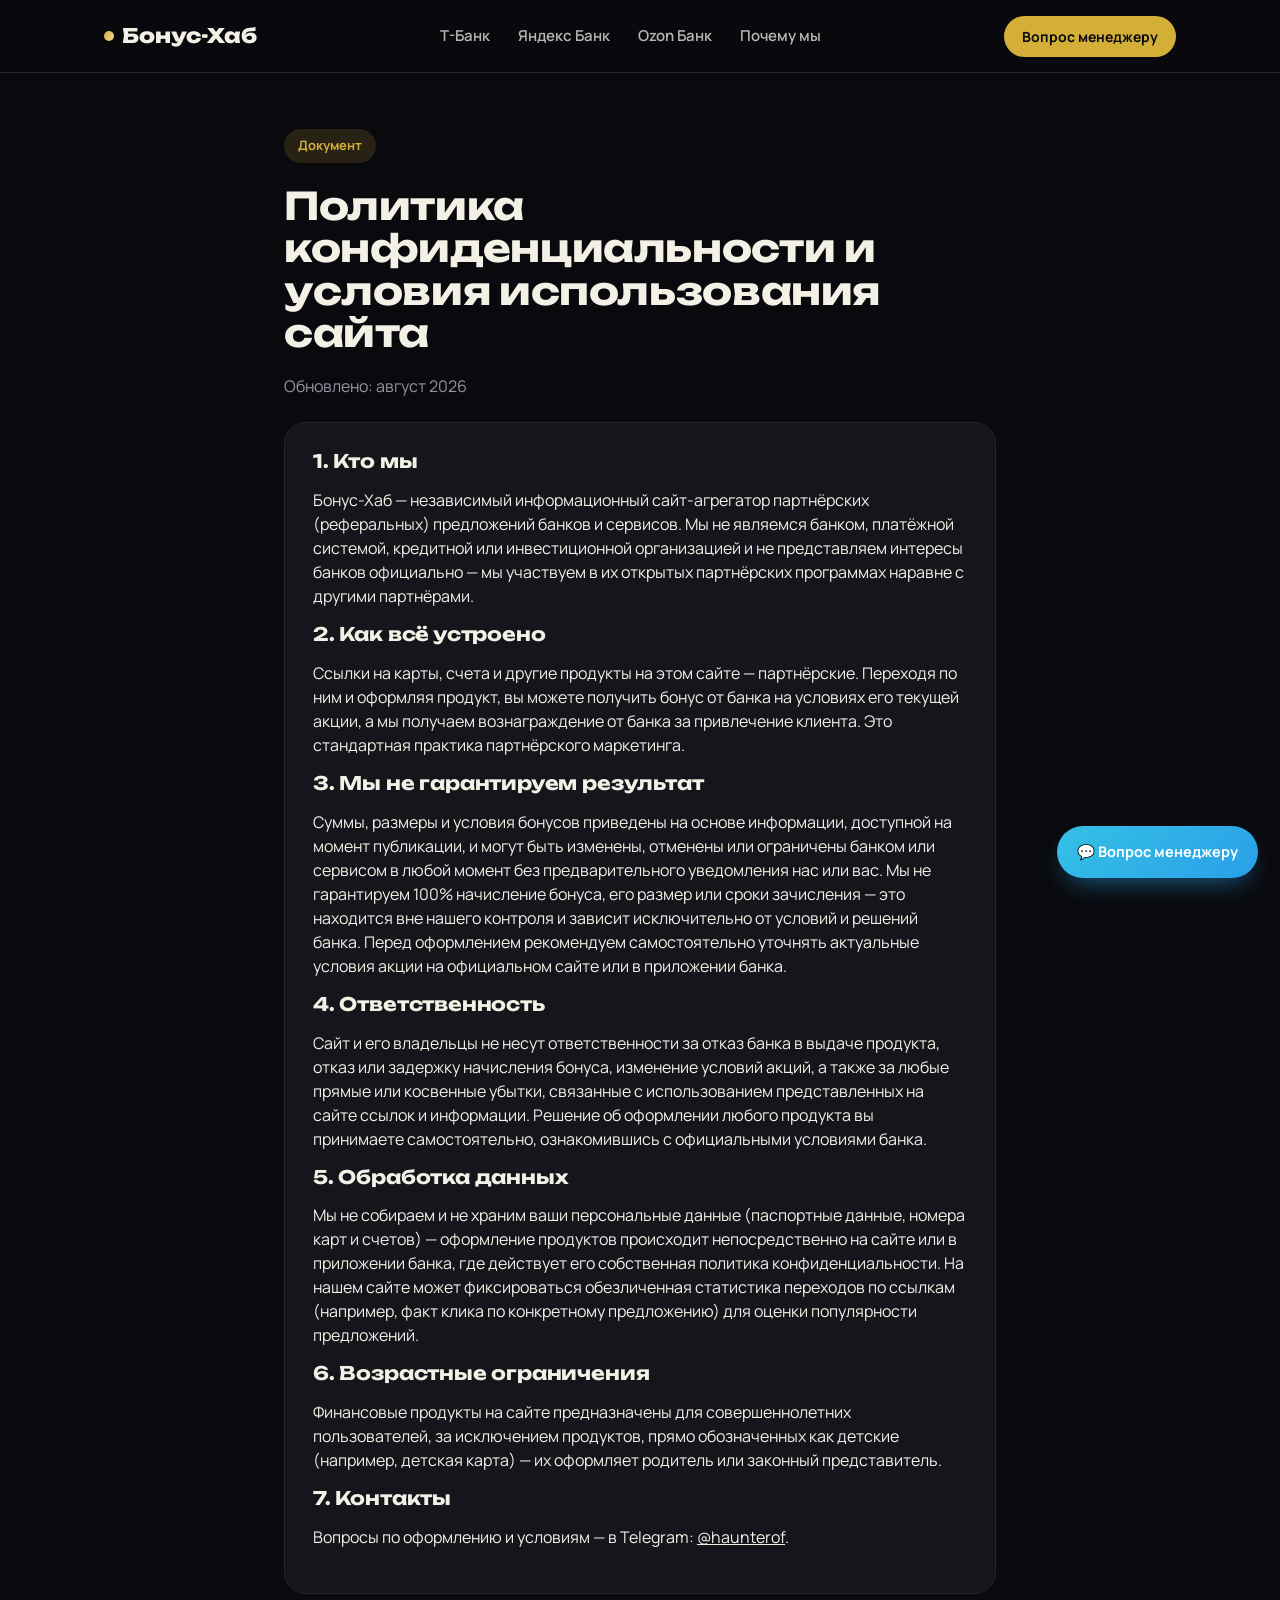
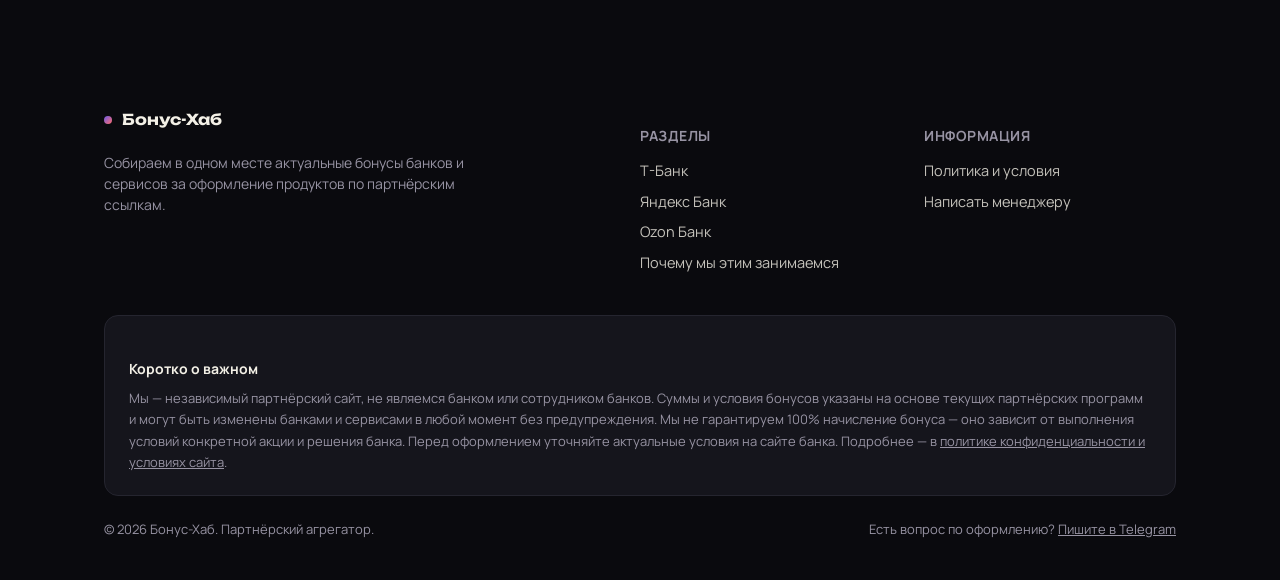
<file: privacy.html>
<!DOCTYPE html>
<html lang="ru">
<head>
<meta charset="UTF-8">
<meta name="viewport" content="width=device-width, initial-scale=1.0">
<title>Политика конфиденциальности | Бонус-Хаб</title>
<meta name="description" content="Условия использования сайта Бонус-Хаб и информация о партнёрских ссылках.">
<link rel="stylesheet" href="style.css">

</head>
<body>
<header class="site-header">
  <div class="container">
    <a href="index.html" class="logo"><span class="dot"></span>Бонус-Хаб</a>
    <nav class="main-nav">
      <a href="index.html#tbank">Т-Банк</a>
      <a href="index.html#yandex">Яндекс Банк</a>
      <a href="index.html#ozon">Ozon Банк</a>
      <a href="index.html#why">Почему мы</a>
    </nav>
    <a class="nav-cta" href="https://t.me/haunterof" target="_blank" rel="noopener">Вопрос менеджеру</a>
  </div>
</header>


<section class="section">
  <div class="container" style="max-width:760px;">
    <span class="eyebrow">Документ</span>
    <h1 style="font-size:clamp(28px,4vw,38px);">Политика конфиденциальности и условия использования сайта</h1>
    <p class="muted">Обновлено: август 2026</p>

    <div class="panel" style="margin-top:24px;">
      <h3>1. Кто мы</h3>
      <p>Бонус-Хаб — независимый информационный сайт-агрегатор партнёрских (реферальных) предложений банков
      и сервисов. Мы не являемся банком, платёжной системой, кредитной или инвестиционной организацией и не
      представляем интересы банков официально — мы участвуем в их открытых партнёрских программах наравне
      с другими партнёрами.</p>

      <h3>2. Как всё устроено</h3>
      <p>Ссылки на карты, счета и другие продукты на этом сайте — партнёрские. Переходя по ним и оформляя
      продукт, вы можете получить бонус от банка на условиях его текущей акции, а мы получаем вознаграждение
      от банка за привлечение клиента. Это стандартная практика партнёрского маркетинга.</p>

      <h3>3. Мы не гарантируем результат</h3>
      <p>Суммы, размеры и условия бонусов приведены на основе информации, доступной на момент публикации, и
      могут быть изменены, отменены или ограничены банком или сервисом в любой момент без предварительного
      уведомления нас или вас. Мы не гарантируем 100% начисление бонуса, его размер или сроки зачисления —
      это находится вне нашего контроля и зависит исключительно от условий и решений банка. Перед оформлением
      рекомендуем самостоятельно уточнять актуальные условия акции на официальном сайте или в приложении банка.</p>

      <h3>4. Ответственность</h3>
      <p>Сайт и его владельцы не несут ответственности за отказ банка в выдаче продукта, отказ или задержку
      начисления бонуса, изменение условий акций, а также за любые прямые или косвенные убытки, связанные
      с использованием представленных на сайте ссылок и информации. Решение об оформлении любого продукта
      вы принимаете самостоятельно, ознакомившись с официальными условиями банка.</p>

      <h3>5. Обработка данных</h3>
      <p>Мы не собираем и не храним ваши персональные данные (паспортные данные, номера карт и счетов) —
      оформление продуктов происходит непосредственно на сайте или в приложении банка, где действует его
      собственная политика конфиденциальности. На нашем сайте может фиксироваться обезличенная статистика
      переходов по ссылкам (например, факт клика по конкретному предложению) для оценки популярности
      предложений.</p>

      <h3>6. Возрастные ограничения</h3>
      <p>Финансовые продукты на сайте предназначены для совершеннолетних пользователей, за исключением
      продуктов, прямо обозначенных как детские (например, детская карта) — их оформляет родитель или
      законный представитель.</p>

      <h3>7. Контакты</h3>
      <p>Вопросы по оформлению и условиям — в Telegram: <a href="https://t.me/haunterof" target="_blank" rel="noopener" style="text-decoration:underline;">@haunterof</a>.</p>
    </div>
  </div>
</section>

<footer class="site-footer">
  <div class="container">
    <div class="footer-cols">
      <div>
        <div class="badge-group"><span class="dot" style="width:8px;height:8px;border-radius:50%;background:linear-gradient(135deg,#6C5CE7,#FF6B6B);display:inline-block;"></span>Бонус-Хаб</div>
        <p class="muted" style="max-width:360px;font-size:14px;">Собираем в одном месте актуальные бонусы банков и сервисов за оформление продуктов по партнёрским ссылкам.</p>
      </div>
      <div>
        <h4>Разделы</h4>
        <a href="index.html#tbank">Т-Банк</a>
        <a href="index.html#yandex">Яндекс Банк</a>
        <a href="index.html#ozon">Ozon Банк</a>
        <a href="index.html#why">Почему мы этим занимаемся</a>
      </div>
      <div>
        <h4>Информация</h4>
        <a href="privacy.html">Политика и условия</a>
        <a href="https://t.me/haunterof" target="_blank" rel="noopener">Написать менеджеру</a>
      </div>
    </div>
    <div class="legal-box">
      <h4>Коротко о важном</h4>
      Мы — независимый партнёрский сайт, не являемся банком или сотрудником банков. Суммы и условия бонусов
      указаны на основе текущих партнёрских программ и могут быть изменены банками и сервисами в любой момент
      без предупреждения. Мы не гарантируем 100% начисление бонуса — оно зависит от выполнения условий конкретной
      акции и решения банка. Перед оформлением уточняйте актуальные условия на сайте банка. Подробнее — в
      <a href="privacy.html" style="text-decoration:underline;">политике конфиденциальности и условиях сайта</a>.
    </div>
    <div class="copyright">
      <span>© 2026 Бонус-Хаб. Партнёрский агрегатор.</span>
      <span>Есть вопрос по оформлению? <a href="https://t.me/haunterof" target="_blank" rel="noopener" style="text-decoration:underline;">Пишите в Telegram</a></span>
    </div>
  </div>
</footer>
<a class="tg-float" href="https://t.me/haunterof" target="_blank" rel="noopener">💬 Вопрос менеджеру</a>
<script src="script.js"></script>

</body>
</html>
</file>
<file: style.css>
@import url('https://fonts.googleapis.com/css2?family=Unbounded:wght@500;700;800&family=Manrope:wght@400;500;600;700;800&display=swap');

:root{
  --bg:#0A0A0E;
  --surface:#15151C;
  --text:#F3F0E6;
  --muted:#9793A3;
  --primary:#D4AF37;
  --primary-dark:#B8952B;
  --coral:#D4AF37;
  --mint:#00C896;
  --yellow:#FFC145;
  --line:#25252F;
  --radius:22px;
  --radius-sm:14px;
  --shadow:0 14px 34px -18px rgba(0,0,0,.65);
}

*{box-sizing:border-box;}
html{scroll-behavior:smooth;}
body{
  margin:0;
  font-family:'Manrope',system-ui,sans-serif;
  background:var(--bg);
  color:var(--text);
  line-height:1.5;
  -webkit-font-smoothing:antialiased;
}
h1,h2,h3,.display{
  font-family:'Unbounded','Manrope',sans-serif;
  font-weight:700;
  line-height:1.12;
  letter-spacing:-.01em;
  margin:0 0 .5em;
}
a{color:inherit;text-decoration:none;}
img{max-width:100%;display:block;}
.container{max-width:1120px;margin:0 auto;padding:0 24px;box-sizing:border-box;}
.muted{color:var(--muted);}

/* Header */
.site-header{
  position:sticky;top:0;z-index:50;
  background:rgba(10,10,14,.82);
  backdrop-filter:blur(10px);
  border-bottom:1px solid var(--line);
}
.site-header .container{
  display:flex;align-items:center;justify-content:space-between;
  height:72px;
}
.logo{
  font-family:'Unbounded',sans-serif;font-weight:800;font-size:20px;
  display:flex;align-items:center;gap:8px;
}
.logo span.dot{
  width:10px;height:10px;border-radius:50%;
  background:linear-gradient(135deg,var(--primary),#F4D794);
  display:inline-block;
}
nav.main-nav{display:flex;gap:28px;font-weight:600;font-size:15px;}
nav.main-nav a{opacity:.75;transition:opacity .15s;}
nav.main-nav a:hover{opacity:1;}
.nav-cta{
  background:var(--primary);color:#0A0A0E;padding:10px 18px;border-radius:100px;
  font-weight:700;font-size:14px;white-space:nowrap;
}

/* Hero */
.hero{padding:64px 0 40px;}
.eyebrow{
  display:inline-flex;align-items:center;gap:8px;
  background:rgba(212,175,55,.14);color:var(--primary);
  font-weight:700;font-size:13px;padding:7px 14px;border-radius:100px;
  margin-bottom:22px;
}
.hero h1{font-size:clamp(34px,5.4vw,58px);max-width:820px;}
.hero h1 em{
  font-style:normal;
  background:linear-gradient(100deg,var(--primary),#F4D794 70%);
  -webkit-background-clip:text;background-clip:text;color:transparent;
}
.hero p.lead{font-size:18px;max-width:560px;color:var(--muted);margin-bottom:32px;}

.bonus-ticker{
  display:flex;gap:14px;flex-wrap:wrap;align-items:flex-end;margin:28px 0 8px;
}
.ticker-figure{
  background:var(--text);color:#fff;border-radius:var(--radius);
  padding:26px 30px;min-width:230px;
  box-shadow:var(--shadow);
}
.ticker-figure .num{
  font-family:'Unbounded',sans-serif;font-weight:800;font-size:42px;
  background:linear-gradient(100deg,#B9AFFF,#FFB199);
  -webkit-background-clip:text;background-clip:text;color:transparent;
}
.ticker-figure .cap{font-size:13px;color:#B9B9D6;margin-top:4px;}
.ticker-side{align-self:center;color:var(--muted);font-size:14px;max-width:260px;}

/* Section headings */
.section{padding:56px 0;}
.section-head{display:flex;align-items:flex-end;justify-content:space-between;gap:20px;margin-bottom:28px;flex-wrap:wrap;}
.section-head h2{font-size:clamp(24px,3vw,32px);}
.group-icon{font-size:30px;margin-right:10px;}

/* Cards grid */
.grid{display:grid;grid-template-columns:repeat(auto-fill,minmax(min(280px,100%),1fr));gap:20px;}
.card{
  background:var(--surface);border:1px solid var(--line);border-radius:var(--radius);
  padding:24px;display:flex;flex-direction:column;gap:14px;
  transition:transform .18s ease, box-shadow .18s ease;
}
.card:hover{transform:translateY(-4px);box-shadow:var(--shadow);}
.card .icon{
  width:52px;height:52px;border-radius:16px;display:flex;align-items:center;justify-content:center;
  font-size:26px;background:rgba(212,175,55,.12);
}
.card h3{font-size:19px;margin-bottom:2px;}
.card p.desc{color:var(--muted);font-size:14.5px;flex:1;margin:0;}
.bonus-pill{
  align-self:flex-start;
  background:linear-gradient(100deg,#3A2F0E,#22190A);
  color:#E8C877;font-weight:700;font-size:13px;padding:7px 12px;border-radius:100px;
  border:1px solid rgba(212,175,55,.3);
}
.card-actions{display:flex;gap:10px;margin-top:6px;flex-wrap:wrap;}
.btn{
  border:none;cursor:pointer;font-family:inherit;font-weight:700;font-size:14.5px;
  padding:12px 18px;border-radius:100px;display:inline-flex;align-items:center;gap:6px;
  transition:transform .12s ease, opacity .12s ease;
}
.btn:active{transform:scale(.97);}
.btn-primary{background:var(--primary);color:#0A0A0E;}
.btn-primary:hover{background:var(--primary-dark);}
.btn-ghost{background:#1C1C25;color:var(--text);border:1px solid var(--line);}
.btn-ghost:hover{background:#232330;}
.btn-block{width:100%;justify-content:center;}
.btn-lg{padding:15px 26px;font-size:16px;}

/* Offer detail page */
.offer-hero{padding:52px 0 32px;}
.offer-hero .icon-big{
  width:76px;height:76px;border-radius:22px;background:rgba(212,175,55,.12);border:1px solid rgba(212,175,55,.25);
  display:flex;align-items:center;justify-content:center;font-size:38px;margin-bottom:20px;
}
.offer-hero h1{font-size:clamp(28px,4vw,42px);max-width:680px;}
.offer-grid{display:grid;grid-template-columns:1.5fr 1fr;gap:32px;align-items:start;}
@media(max-width:860px){.offer-grid{grid-template-columns:1fr;}}
.panel{
  background:var(--surface);border:1px solid var(--line);border-radius:var(--radius);
  padding:28px;
}
.steps{list-style:none;margin:0;padding:0;counter-reset:step;}
.steps li{
  counter-increment:step;
  position:relative;padding:0 0 22px 40px;
  border-left:2px solid var(--line);margin-left:16px;
}
.steps li:last-child{border-left-color:transparent;padding-bottom:0;}
.steps li::before{
  content:counter(step);
  position:absolute;left:-17px;top:-2px;
  width:34px;height:34px;border-radius:50%;
  background:var(--primary);color:#0A0A0E;font-weight:800;font-size:14px;
  display:flex;align-items:center;justify-content:center;
  font-family:'Unbounded',sans-serif;
}
.steps li b{display:block;margin-bottom:3px;}
.sticky-card{position:sticky;top:96px;}
.sticky-card .bonus-pill{font-size:15px;padding:10px 16px;margin-bottom:16px;}
.fine{font-size:13px;color:var(--muted);margin-top:16px;}

/* Why us / footer */
.why{
  background:#000;color:#fff;border-radius:32px;padding:48px 40px;margin:0 24px;
  border:1px solid rgba(212,175,55,.2);
}
.why .container{padding:0;max-width:820px;margin:0 auto;}
.why h2{color:var(--primary);}
.why p{color:#C9C6D6;font-size:16px;}

.site-footer{padding:56px 0 40px;}
.footer-cols{display:grid;grid-template-columns:2fr 1fr 1fr;gap:32px;margin-bottom:32px;}
@media(max-width:700px){.footer-cols{grid-template-columns:1fr;}}
.footer-cols h4{font-size:14px;text-transform:uppercase;letter-spacing:.04em;color:var(--muted);margin-bottom:14px;}
.footer-cols a{display:block;margin-bottom:9px;font-size:14.5px;color:var(--text);opacity:.8;}
.footer-cols a:hover{opacity:1;}
.legal-box{
  background:var(--surface);border:1px solid var(--line);border-radius:var(--radius-sm);
  padding:22px 24px;font-size:13px;color:var(--muted);line-height:1.65;
}
.legal-box h4{color:var(--text);font-size:14px;margin-bottom:8px;}
.copyright{margin-top:24px;font-size:13px;color:var(--muted);display:flex;justify-content:space-between;flex-wrap:wrap;gap:8px;}

/* Telegram floating button */
.tg-float{
  position:fixed;right:22px;bottom:22px;z-index:60;
  background:linear-gradient(135deg,#34C1E6,#2A9FE8);
  color:#fff;padding:15px 20px;border-radius:100px;
  display:flex;align-items:center;gap:10px;font-weight:700;font-size:14.5px;
  box-shadow:0 12px 26px -10px rgba(42,159,232,.6);
}
.tg-float:hover{filter:brightness(1.06);}

.badge-group{display:inline-flex;align-items:center;gap:10px;font-family:'Unbounded',sans-serif;font-weight:700;font-size:15px;margin:0 0 6px;}

/* ===================== MOBILE / RESPONSIVE OVERHAUL ===================== */

/* Tablet & below */
@media(max-width:860px){
  .container{padding:0 18px;}
  .offer-grid{gap:24px;}
  .sticky-card{position:static;top:auto;}
}

@media(max-width:640px){
  .container{padding:0 16px;}

  /* Header */
  .site-header .container{height:60px;}
  .logo{font-size:17px;}
  nav.main-nav{display:none;}
  .nav-cta{padding:8px 13px;font-size:12.5px;}

  .hero{padding:40px 0 24px;}

  /* Home hero / notch bar */
  .home-hero{padding:14px 0 44px;}
  .notch-bar{
    flex-wrap:wrap;justify-content:center;
    padding:0 16px 18px;gap:8px;
  }
  .notch{padding:9px 14px;font-size:12px;}
  .notch-side{max-width:none;flex:1 1 auto;text-align:center;}
  .notch-mid{order:-1;flex:1 1 100%;margin-bottom:6px;}
  .notch-dark{font-size:15px;}

  .stat-banner{padding:22px 18px;border-radius:22px;margin:8px 12px 0;}
  .stat-banner .label{font-size:13.5px;}

  .offers-heading{font-size:24px;margin:34px 0 18px;padding:0 12px;}

  .carousel-wrap{padding:0 12px;}
  .carousel{gap:14px;padding:6px 2px 14px;-webkit-overflow-scrolling:touch;}
  .bank-card{padding:22px 16px 18px;border-radius:22px;}
  .logo-badge{width:64px;height:64px;border-radius:16px;margin-bottom:10px;}
  .bank-card .amount{font-size:28px;}
  .bank-card h3{font-size:15px;}
  .bank-card .amount-cap{font-size:11.5px;margin-bottom:10px;}
  .bank-card .btn-black{padding:11px 14px;font-size:12.5px;}

  /* Sections */
  .section{padding:40px 0;}
  .section-head{margin-bottom:20px;}
  .section-head h2{font-size:22px;}
  .group-icon{font-size:24px;margin-right:6px;}

  /* Cards */
  .card{padding:18px;gap:11px;}
  .card h3{font-size:17px;}
  .card .icon{width:44px;height:44px;font-size:22px;border-radius:13px;}
  .btn{padding:11px 16px;font-size:14px;}
  .card-actions{gap:8px;}

  /* Offer detail page */
  .offer-hero{padding:36px 0 22px;}
  .offer-hero .icon-big{width:60px;height:60px;font-size:30px;border-radius:18px;margin-bottom:14px;}
  .panel{padding:20px;border-radius:18px;}

  /* Why / footer */
  .why{margin:0 10px;padding:30px 20px;border-radius:22px;}
  .why h2{font-size:22px;}
  .site-footer{padding:40px 0 96px;} /* extra bottom space so tg-float doesn't cover links */
  .footer-cols{gap:24px;margin-bottom:24px;}
  .legal-box{padding:16px 18px;font-size:12.5px;}
  .copyright{flex-direction:column;gap:6px;}

  /* Floating Telegram button */
  .tg-float{
    right:14px;bottom:14px;padding:12px 16px;font-size:13px;
    box-shadow:0 10px 22px -10px rgba(42,159,232,.65);
  }
}

@media(max-width:400px){
  .hero h1{font-size:30px;}
  .stat-banner .value{font-size:34px;}
  .offers-heading{font-size:21px;}
  .bank-card{flex-basis:74vw;}
  .tg-float span.tg-label{display:none;}
  .tg-float{padding:14px;border-radius:50%;}
  .logo{font-size:15px;}
  .nav-cta{padding:7px 10px;font-size:11px;}
}

/* ===================== NEW HOME HERO (notch bar + carousel) ===================== */
.home-hero{
  background:radial-gradient(ellipse 900px 420px at 50% -8%, rgba(212,175,55,.16), transparent 65%), var(--bg);
  padding:20px 0 64px;
}
.notch-bar{
  display:flex;align-items:center;justify-content:space-between;gap:12px;
  max-width:1120px;margin:0 auto;padding:0 20px 28px;
}
.notch{
  font-family:'Manrope',sans-serif;font-weight:700;font-size:13.5px;
  border-radius:16px;padding:12px 18px;line-height:1.25;
}
.notch-navy{background:#15151C;color:var(--text);border:1px solid rgba(212,175,55,.28);}
.notch-dark{background:#000;color:#fff;font-family:'Unbounded',sans-serif;font-size:17px;letter-spacing:.01em;
  border:1px solid var(--primary);}
.notch-link{display:block;}
.notch-mid{flex:1;display:flex;justify-content:center;}
.notch-side{flex:0 0 auto;max-width:180px;text-align:center;}

.stat-banner{
  max-width:640px;margin:12px auto 0;background:#000;color:#fff;
  border-radius:28px;padding:30px 36px;text-align:center;
  box-shadow:0 30px 60px -30px rgba(0,0,0,.75);
  border:1px solid rgba(212,175,55,.25);
}
.stat-banner .label{color:rgba(255,255,255,.6);font-size:15px;font-weight:600;margin-bottom:10px;}
.stat-banner .value{
  font-family:'Unbounded',sans-serif;font-weight:800;font-size:clamp(38px,7vw,56px);
  letter-spacing:-.01em;color:var(--primary);
}

.offers-heading{
  text-align:center;font-size:clamp(28px,4.4vw,40px);margin:44px 0 26px;color:var(--text);
}

.carousel-wrap{position:relative;max-width:1120px;margin:0 auto;padding:0 20px;}
.carousel{
  display:flex;gap:20px;overflow-x:auto;scroll-snap-type:x mandatory;
  padding:6px 2px 18px;cursor:grab;
  scrollbar-width:none;      /* Firefox: скрыть полосу прокрутки */
  -ms-overflow-style:none;   /* Edge/IE: скрыть полосу прокрутки */
}
.carousel.dragging{cursor:grabbing;user-select:none;}
.carousel::-webkit-scrollbar{display:none;height:0;}  /* Chrome/Safari: скрыть полосу прокрутки */

.bank-card{
  scroll-snap-align:center;flex:0 0 clamp(180px,68vw,250px);
  background:#111116;border:1px solid var(--line);border-radius:28px;padding:28px 22px 24px;
  display:flex;flex-direction:column;align-items:center;text-align:center;gap:6px;
  box-shadow:0 20px 40px -22px rgba(0,0,0,.7);
}
.bank-card.premium{background:linear-gradient(160deg,#221b0a,#141109);border:1px solid rgba(212,175,55,.4);}
.logo-badge{
  width:78px;height:78px;border-radius:20px;display:flex;align-items:center;justify-content:center;
  margin-bottom:14px;position:relative;background:#0A0A0E;border:1px solid rgba(212,175,55,.2);
}
.logo-badge .glow{
  position:absolute;inset:-16px;border-radius:50%;filter:blur(22px);opacity:.4;z-index:0;
}
.logo-badge img{position:relative;z-index:1;width:70%;height:70%;object-fit:contain;}
.glow-ozon{background:#1F6FF2;}
.glow-tbank{background:#FFDD2D;}
.glow-yandex{background:#B721FF;}
.glow-premium{background:#D4AF37;}
.glow-bybit{background:#F7A600;}
.glow-cryptobot{background:#2C9CDB;}
.mark-premium{position:relative;z-index:1;font-size:28px;color:var(--primary);}

.bank-card .amount{font-family:'Unbounded',sans-serif;font-weight:800;font-size:34px;color:#fff;}
.bank-card .amount-cap{font-size:12px;color:rgba(255,255,255,.5);margin-bottom:14px;}
.bank-card .btn-black{
  background:var(--primary);color:#0A0A0E;border-radius:100px;padding:12px 18px;font-weight:700;font-size:13.5px;
  width:100%;text-align:center;display:block;
}
.bank-card .btn-black:hover{background:var(--primary-dark);}
</file>
